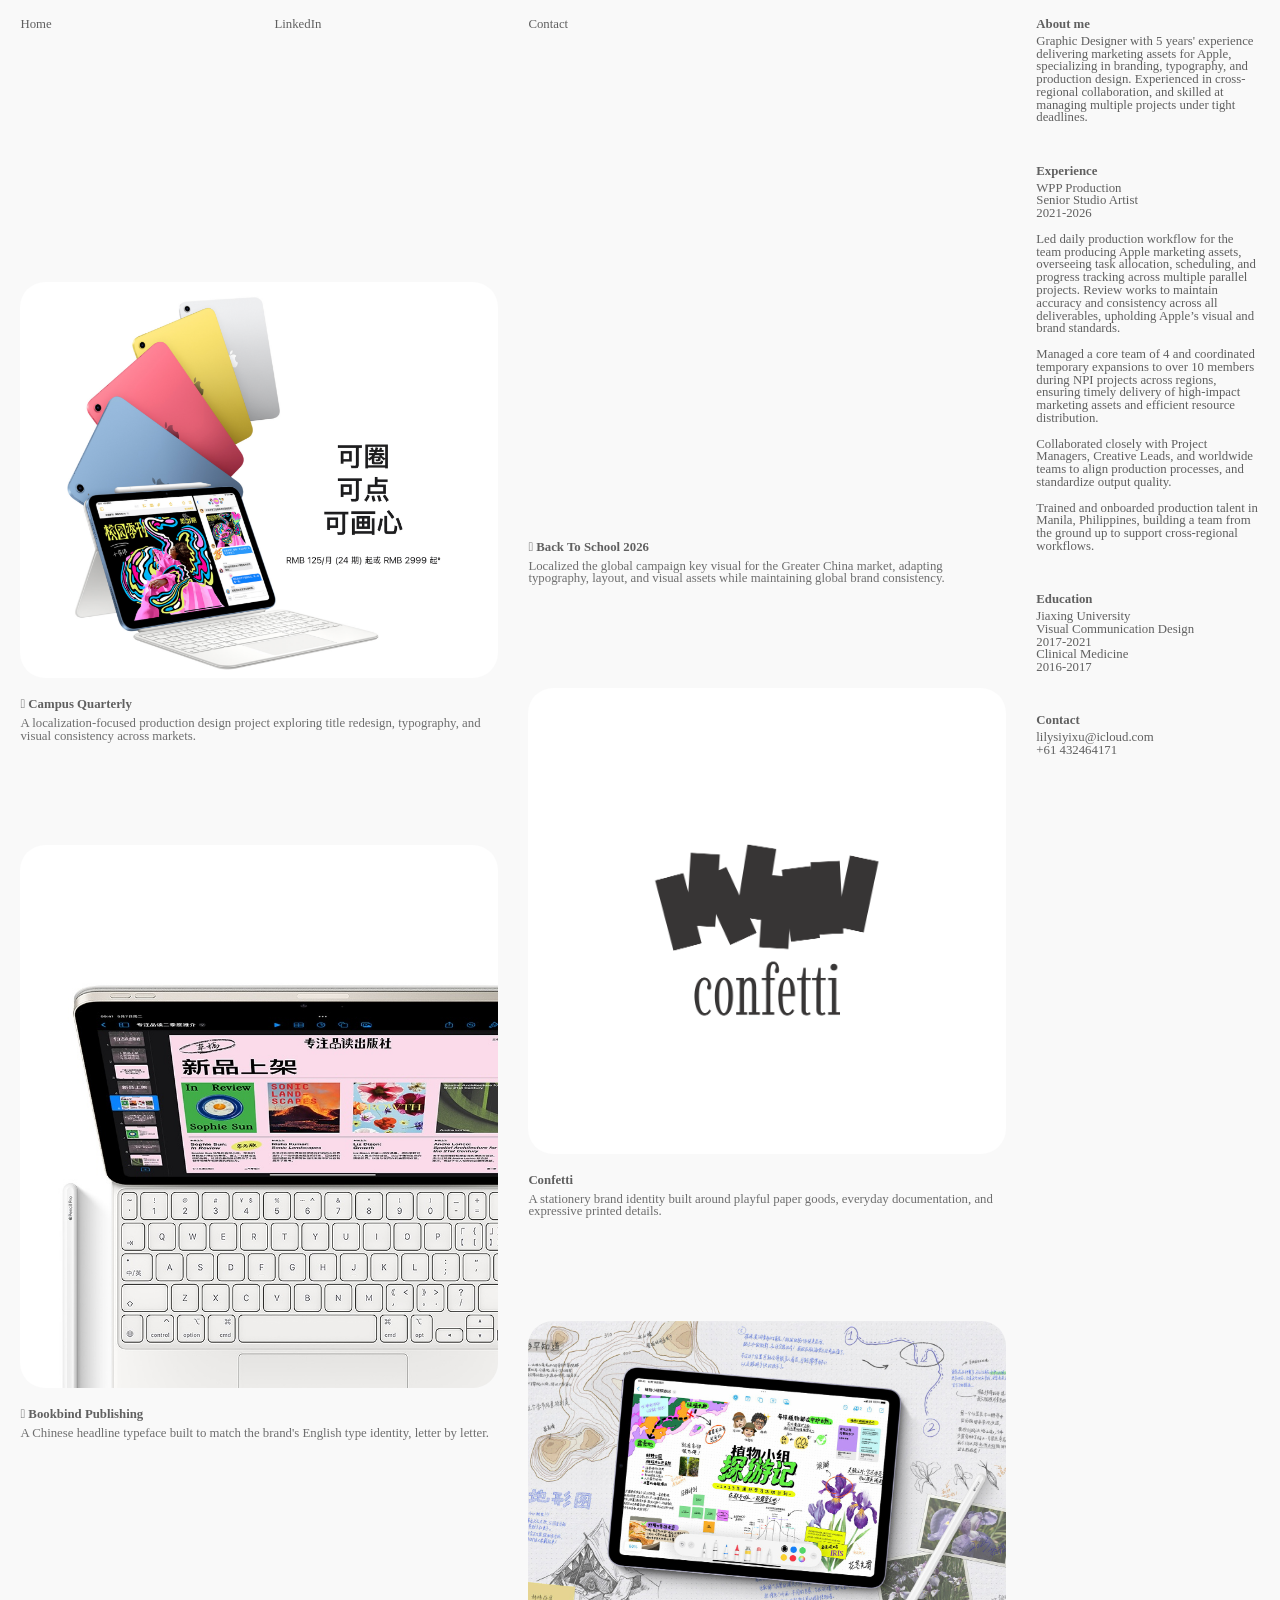
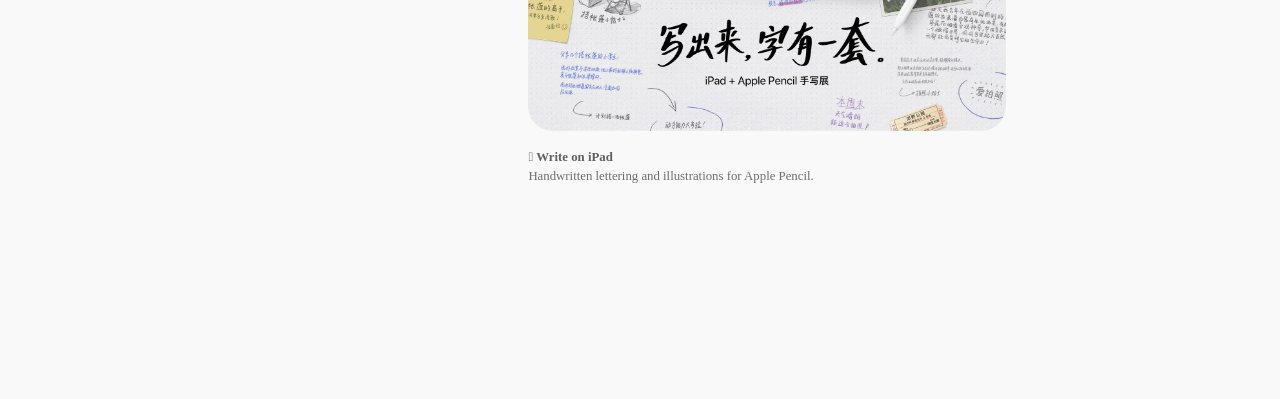
<file: index.html>
<!doctype html>
<html lang="en-US">
  <head>
    <meta charset="utf-8">
    <meta name="viewport" content="width=device-width, initial-scale=1">
    <title>Lily Xu</title>
    <link rel="stylesheet" href="styles.css">
  </head>
  <body class="home-page">
    <main class="portfolio-cover">
      <nav class="cover-projects" aria-label="navigator">
        <div class="navigator"><a href="index.html">Home</a></div>
        <!-- <a href="projects.html">Projects</a> -->
        <div class="navigator"><a href="https://www.linkedin.com/in/lily-x-2b1ba5213" target="_blank" rel="noopener noreferrer">LinkedIn</a></div>
        <div class="navigator"><a href="mailto:lilysiyixu@icloud.com">Contact</a></div>
      </nav>

      <!--<section class="Hi-Lily" >
        <p>Hi, this is Lily</p>

      </seetion>
     -->

      <section class="project-previews" aria-label="project previews">
        <div class="preview-stack">


          <article class="preview-card reveal-on-scroll">
            <a class="preview-image" href="project-campus-quarterly.html" aria-label="Open Campus Quarterly project">
              <img src="image/Campus Quarterly-preview.png">
            </a>
            <div class="preview-copy">
              <h2><a href="project-campus-quarterly.html"> Campus Quarterly</a></h2>
              <p>
                A localization-focused production design project exploring title redesign, typography, and visual consistency across markets.
              </p>
            </div>
          </article>

          <article class="preview-card reveal-on-scroll">
            <a class="preview-image" href="project-bookbind-publishing.html" aria-label="Open Bookbind Publishing project">
              <img src="image/Bookbind Q2-preview-02.jpeg">
            
            </a>
            <div class="preview-copy">
              <h2><a href="project-bookbind-publishing.html"> Bookbind Publishing</a></h2>
              <p>
                A Chinese headline typeface built to match the brand's English type identity, letter by letter.
              </p>
            </div>
          </article>
        </div>

        <div class="preview-stack">
          <article class="preview-card reveal-on-scroll">
            <a class="preview-image" href="project-back-to-school.html" aria-label="Open Back To School project">
              <video autoplay muted loop playsinline src="Video/iPadPro11-2420x1668-zh_CN-BTS-SS-H265-v02-2.mp4">
            </a>
            <div class="preview-copy">
              <h2><a href="project-back-to-school.html"> Back To School 2026</a></h2>
              <p>
                Localized the global campaign key visual for the Greater China market, adapting typography, layout, and visual assets while maintaining global brand consistency.
              </p>
            </div>
          </article>

          <article class="preview-card reveal-on-scroll">
            <a class="preview-image" href="project-confetti.html" aria-label="Open Confetti project">
              <img src="image/Confetti-preview-2.png">
            </a>
            <div class="preview-copy">
              <h2><a href="project-confetti.html">Confetti</a></h2>
              <p>
                A stationery brand identity built around playful paper goods,
                everyday documentation, and expressive printed details.
              </p>
            </div>
          </article>

          <article class="preview-card reveal-on-scroll">
            <a class="preview-image" href="project-write-on-ipad.html" aria-label="Open Write on iPad project">
              <img src="image/WOI-preview.jpg">
            </a>
            <div class="preview-copy">
              <h2><a href="project-write-on-ipad.html"> Write on iPad</a></h2>
              <p>
                Handwritten lettering and illustrations for Apple Pencil.
              </p>
            </div>
          </article>
        </div>
      </section>

      <aside class="cover-bio" aria-label="info">
        <section class="bio-block">
          <h2><span class="marker">About me</span></h2>
          <!--<p>
            Graphic Designer with 5 years of experience in localization-driven production design.
          </p>
          <p>
            Working across global visual systems has shaped my sensitivity to structure, precision, and adaptability. Specializing in typography and brand identity, I’m drawn to creating design solutions where consistency, clarity, and local nuance coexist.
          </p>-->
          <!--<p>Graphic Designer with 5 years of experience delivering high-quality marketing assets for Apple. Experienced in branding, typography, layout, and production design, with a strong eye for visual detail and consistency. Adept at managing multiple design projects simultaneously, coordinating with cross-functional stakeholders, and optimizing creative workflows to ensure efficient delivery. Recognized for combining strong design execution with project coordination to deliver polished, brand-focused creative solutions under tight deadlines.
          </p>-->
          <p>Graphic Designer with 5 years' experience delivering marketing assets for Apple, specializing in branding, typography, and production design. Experienced in cross-regional collaboration, and skilled at managing multiple projects under tight deadlines.
          </p>
        </section>

        <section class="bio-block">
          <h2><span class="marker">Experience</span></h2>
          <p>WPP Production<br>Senior Studio Artist<br>2021-2026<br><br>Led daily production workflow for the team producing Apple marketing assets, overseeing task allocation, scheduling, and progress tracking across multiple parallel projects. Review works to maintain accuracy and consistency across all deliverables, upholding Apple’s visual and brand standards.
<br><br>Managed a core team of 4 and coordinated temporary expansions to over 10 members during NPI projects across regions, ensuring timely delivery of high-impact marketing assets and efficient resource distribution.
<br><br>Collaborated closely with Project Managers, Creative Leads, and worldwide teams to align production processes, and standardize output quality.
<br><br>Trained and onboarded production talent in Manila, Philippines, building a team from the ground up to support cross-regional workflows.
<!--<br><br>Utilize data tracking and reporting to analyze workload efficiency and support global workflow optimization initiatives.-->
</p>
        </section>

        <section class="bio-block">
          <h2><span class="marker">Education</span></h2>
          <p>
            Jiaxing University<br>
            Visual Communication Design<br>
            2017-2021<br>
            Clinical Medicine<br>
            2016-2017
          </p>
        </section>

        <section class="bio-block">
          <h2><span class="marker">Contact</span></h2>
          <p><a href="mailto:lilysiyixu@icloud.com">lilysiyixu@icloud.com</a><br>+61 432464171</p>
        </section>
      </aside>

    </main>
    <script src="script.js"></script>
  </body>
</html>
</file>
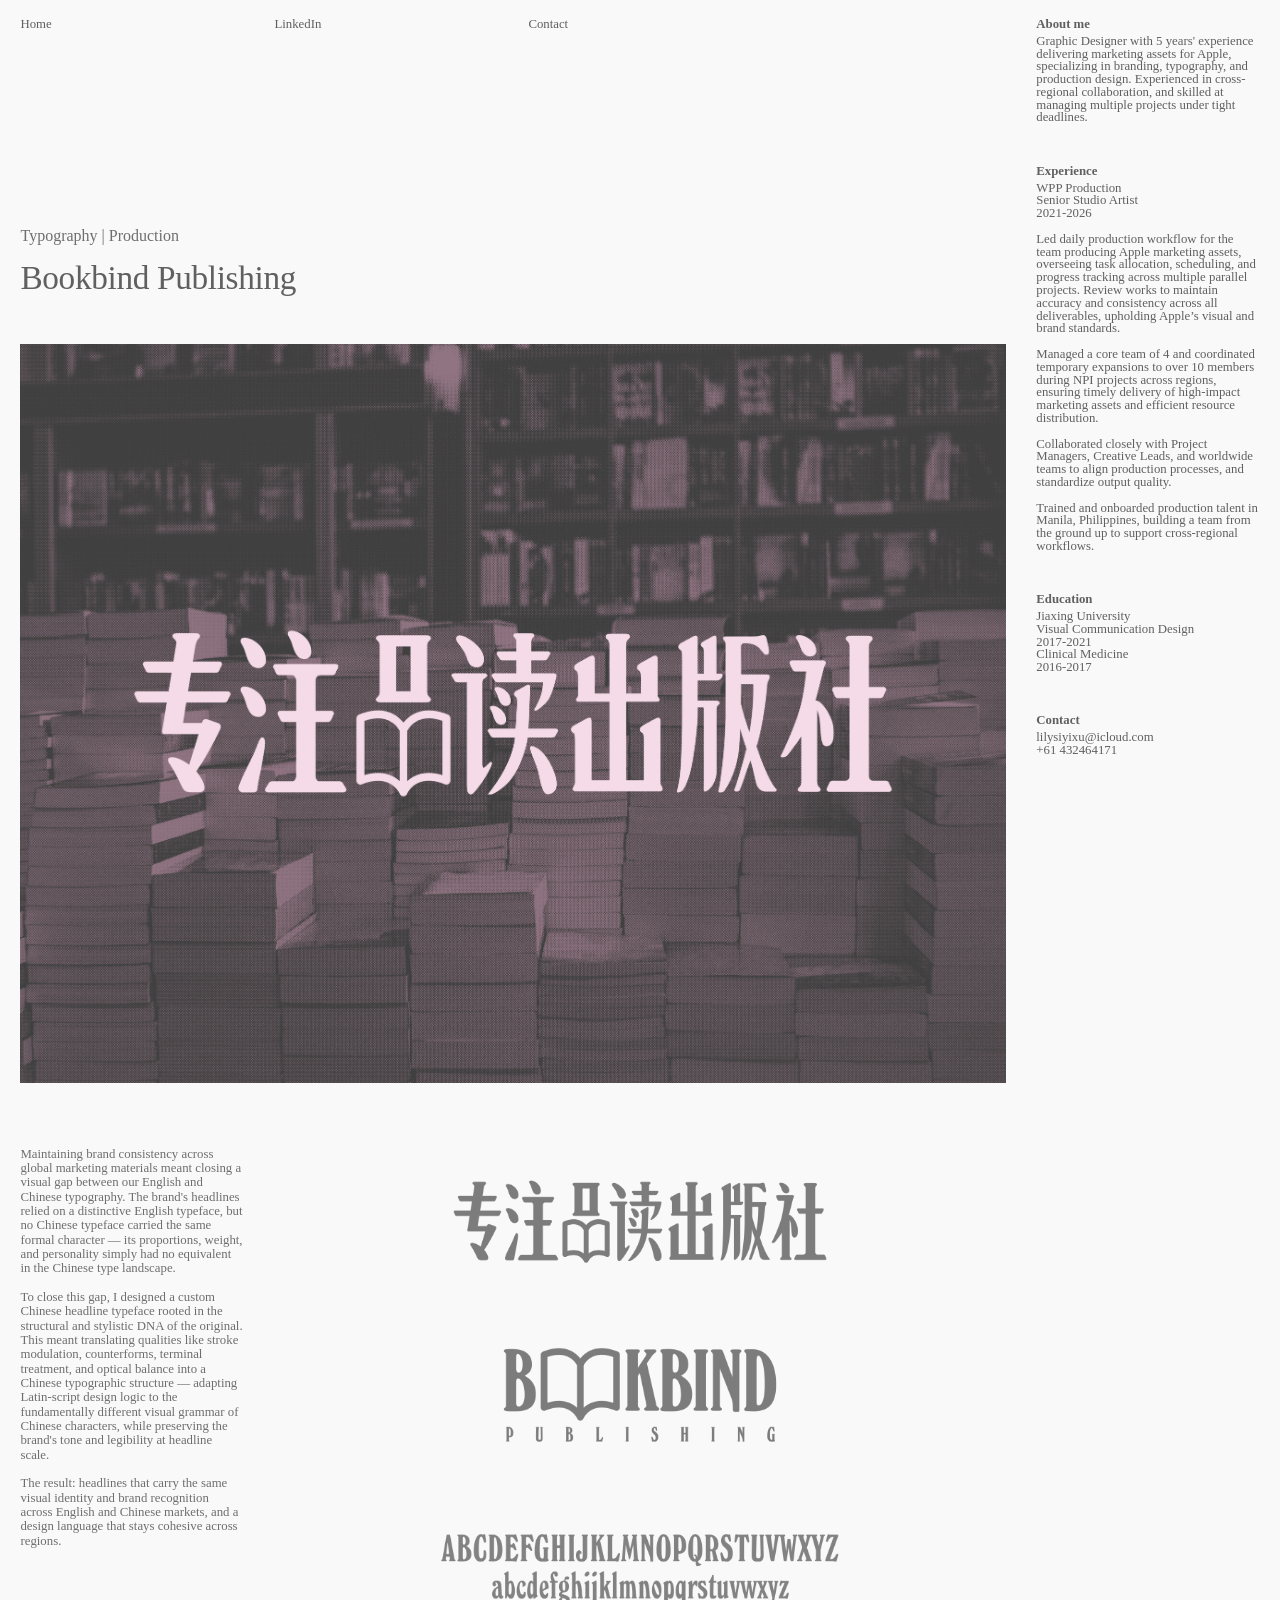
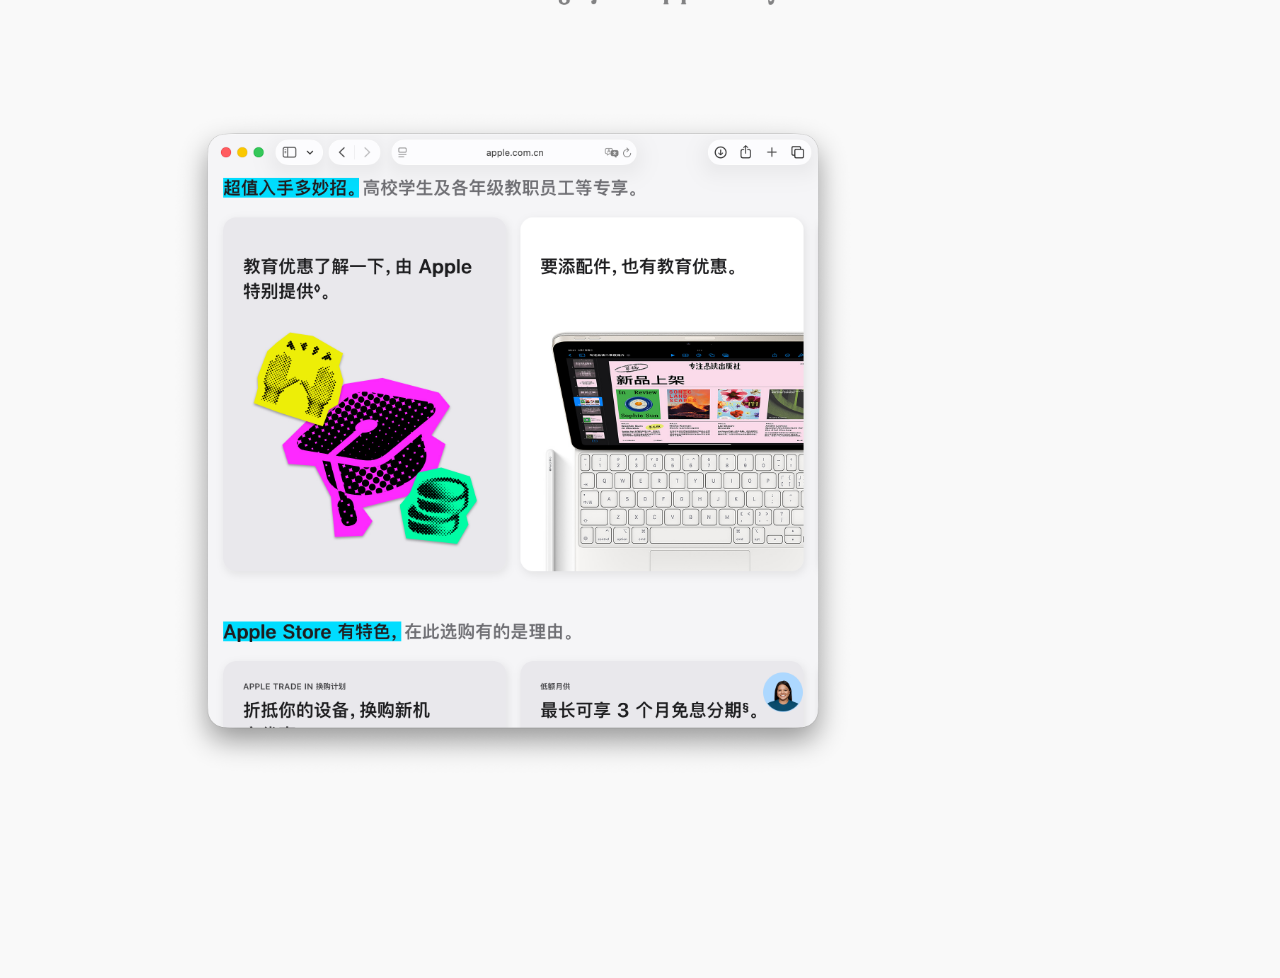
<file: project-bookbind-publishing.html>
<!doctype html>
<html lang="en-US">
  <head>
    <meta charset="utf-8">
    <meta name="viewport" content="width=device-width, initial-scale=1">
    <title>Lily Xu</title>
    <link rel="stylesheet" href="styles.css">
  </head>
  <body class="home-page">
    <main class="portfolio-cover">
      <nav class="cover-projects" aria-label="navigator">
        <div class="navigator"><a href="index.html">Home</a></div>
        <div class="navigator"><a href="https://www.linkedin.com/in/lily-x-2b1ba5213" target="_blank" rel="noopener noreferrer">LinkedIn</a></div>
        <div class="navigator"><a href="mailto:lilysiyixu@icloud.com">Contact</a></div>
      </nav>

      <article class="project-detail">
        <header class="project-detail-header">
          <p>Typography | Production</p>
          <h1>Bookbind Publishing</h1>
        </header>
        <div class="project-hero-image" aria-hidden="true">
          <img src="image/Bookbind Q2-01.jpg">
        </div>
        <section class="project-detail-copy-left">
          <p>
            Maintaining brand consistency across global marketing materials meant closing a visual gap between our English and Chinese typography. The brand's headlines relied on a distinctive English typeface, but no Chinese typeface carried the same formal character — its proportions, weight, and personality simply had no equivalent in the Chinese type landscape.
<br><br>To close this gap, I designed a custom Chinese headline typeface rooted in the structural and stylistic DNA of the original. This meant translating qualities like stroke modulation, counterforms, terminal treatment, and optical balance into a Chinese typographic structure — adapting Latin-script design logic to the fundamentally different visual grammar of Chinese characters, while preserving the brand's tone and legibility at headline scale.
<br><br>The result: headlines that carry the same visual identity and brand recognition across English and Chinese markets, and a design language that stays cohesive across regions.
          </p>
        </section>
        <div class="project-hero-image-right reveal-on-scroll" aria-hidden="true">
          <img src="image/Bookbind Publishing_CNZH.png" style="max-width: 70%; height: auto;">
        </div>
        <div class="project-hero-image reveal-on-scroll" aria-hidden="true">
          <img src="image/Bookbind Q2-INT.png" style="max-width: 70%; height: auto;">
        </div>
      </article>

      <aside class="cover-bio" aria-label="info">
        <section class="bio-block">
          <h2><span class="marker">About me</span></h2>
          <!--<p>
            Graphic Designer with 5 years of experience in localization-driven production design.
          </p>
          <p>
            Working across global visual systems has shaped my sensitivity to structure, precision, and adaptability. Specializing in typography and brand identity, I’m drawn to creating design solutions where consistency, clarity, and local nuance coexist.
          </p>-->
          <!--<p>Graphic Designer with 5 years of experience delivering high-quality marketing assets for Apple. Experienced in branding, typography, layout, and production design, with a strong eye for visual detail and consistency. Adept at managing multiple design projects simultaneously, coordinating with cross-functional stakeholders, and optimizing creative workflows to ensure efficient delivery. Recognized for combining strong design execution with project coordination to deliver polished, brand-focused creative solutions under tight deadlines.
          </p>-->
          <p>Graphic Designer with 5 years' experience delivering marketing assets for Apple, specializing in branding, typography, and production design. Experienced in cross-regional collaboration, and skilled at managing multiple projects under tight deadlines.
          </p>
        </section>

        <section class="bio-block">
          <h2><span class="marker">Experience</span></h2>
          <p>WPP Production<br>Senior Studio Artist<br>2021-2026<br><br>Led daily production workflow for the team producing Apple marketing assets, overseeing task allocation, scheduling, and progress tracking across multiple parallel projects. Review works to maintain accuracy and consistency across all deliverables, upholding Apple’s visual and brand standards.
<br><br>Managed a core team of 4 and coordinated temporary expansions to over 10 members during NPI projects across regions, ensuring timely delivery of high-impact marketing assets and efficient resource distribution.
<br><br>Collaborated closely with Project Managers, Creative Leads, and worldwide teams to align production processes, and standardize output quality.
<br><br>Trained and onboarded production talent in Manila, Philippines, building a team from the ground up to support cross-regional workflows.
<!--<br><br>Utilize data tracking and reporting to analyze workload efficiency and support global workflow optimization initiatives.-->
</p>
        </section>

        <section class="bio-block">
          <h2><span class="marker">Education</span></h2>
          <p>
            Jiaxing University<br>
            Visual Communication Design<br>
            2017-2021<br>
            Clinical Medicine<br>
            2016-2017
          </p>
        </section>

        <section class="bio-block">
          <h2><span class="marker">Contact</span></h2>
          <p><a href="mailto:lilysiyixu@icloud.com">lilysiyixu@icloud.com</a><br>+61 432464171</p>
        </section>
      </aside>
    </main>
    <script src="script.js"></script>
  </body>
</html>
</file>
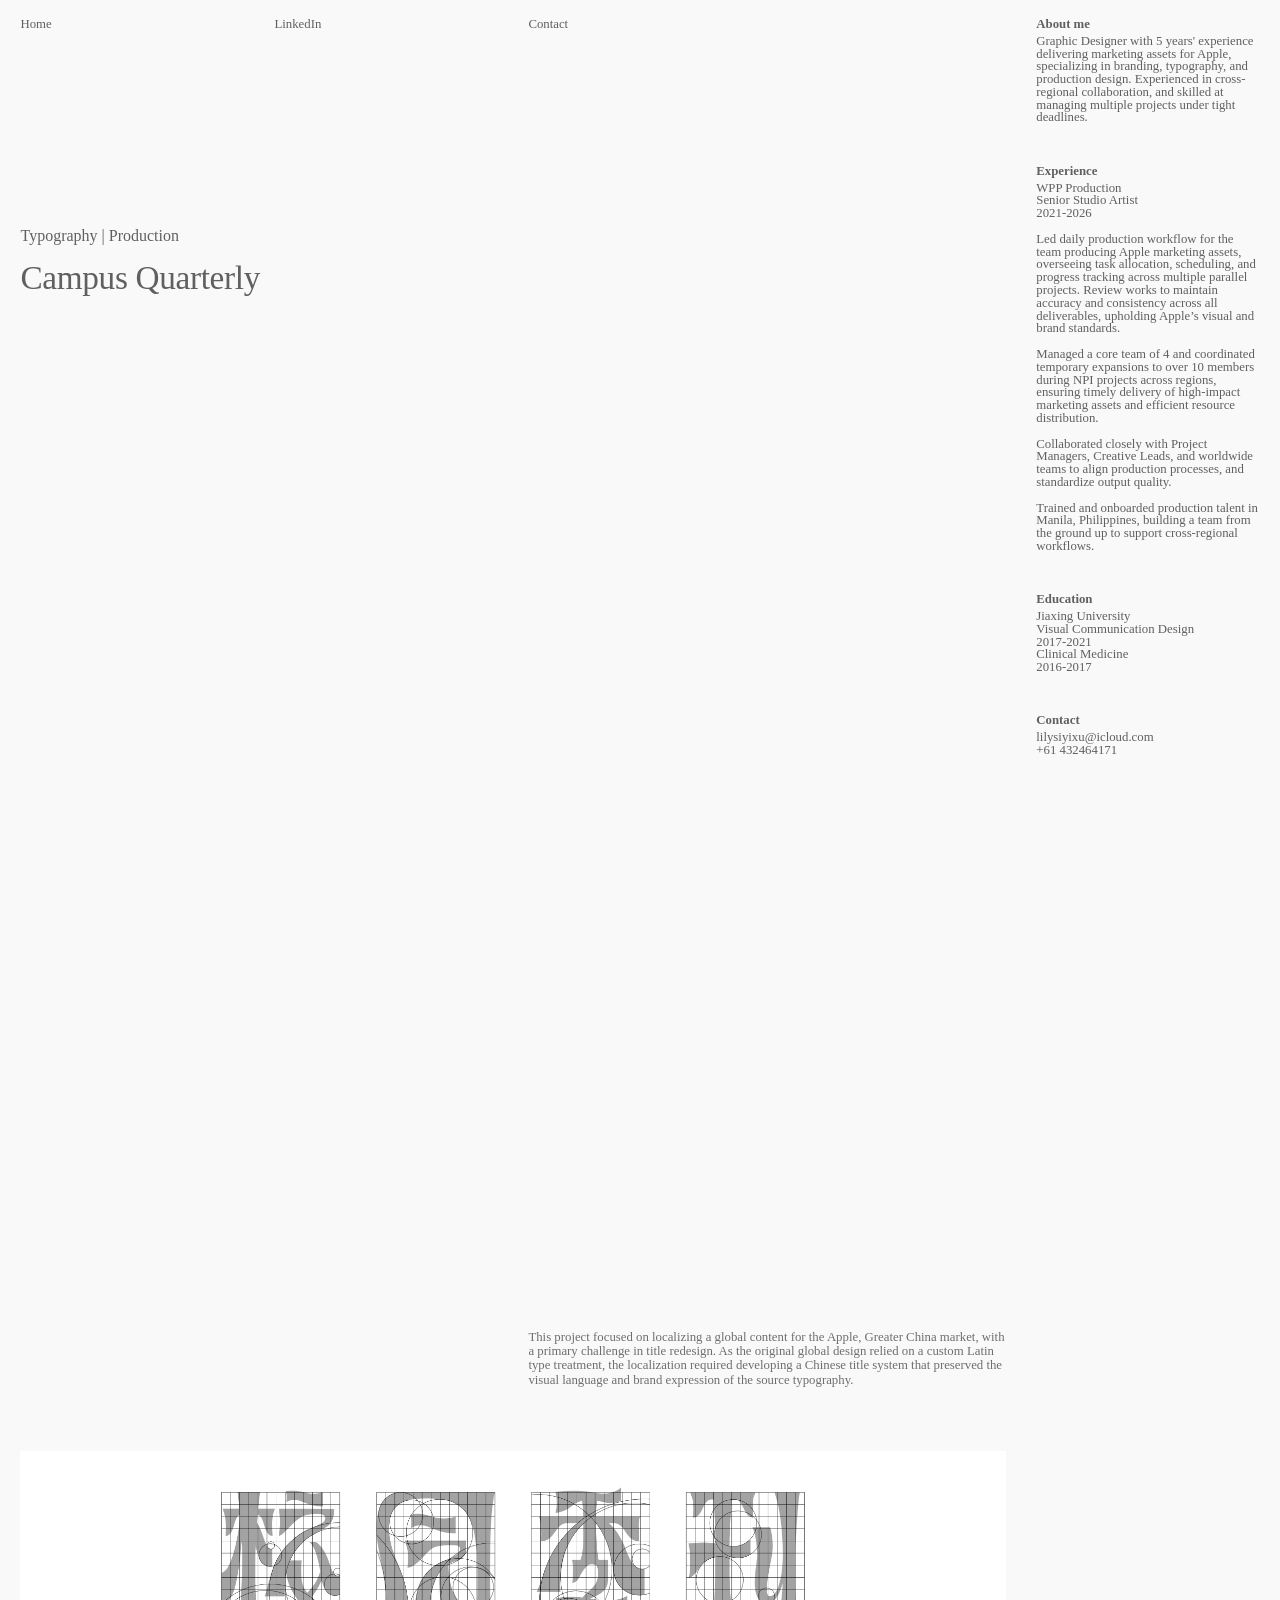
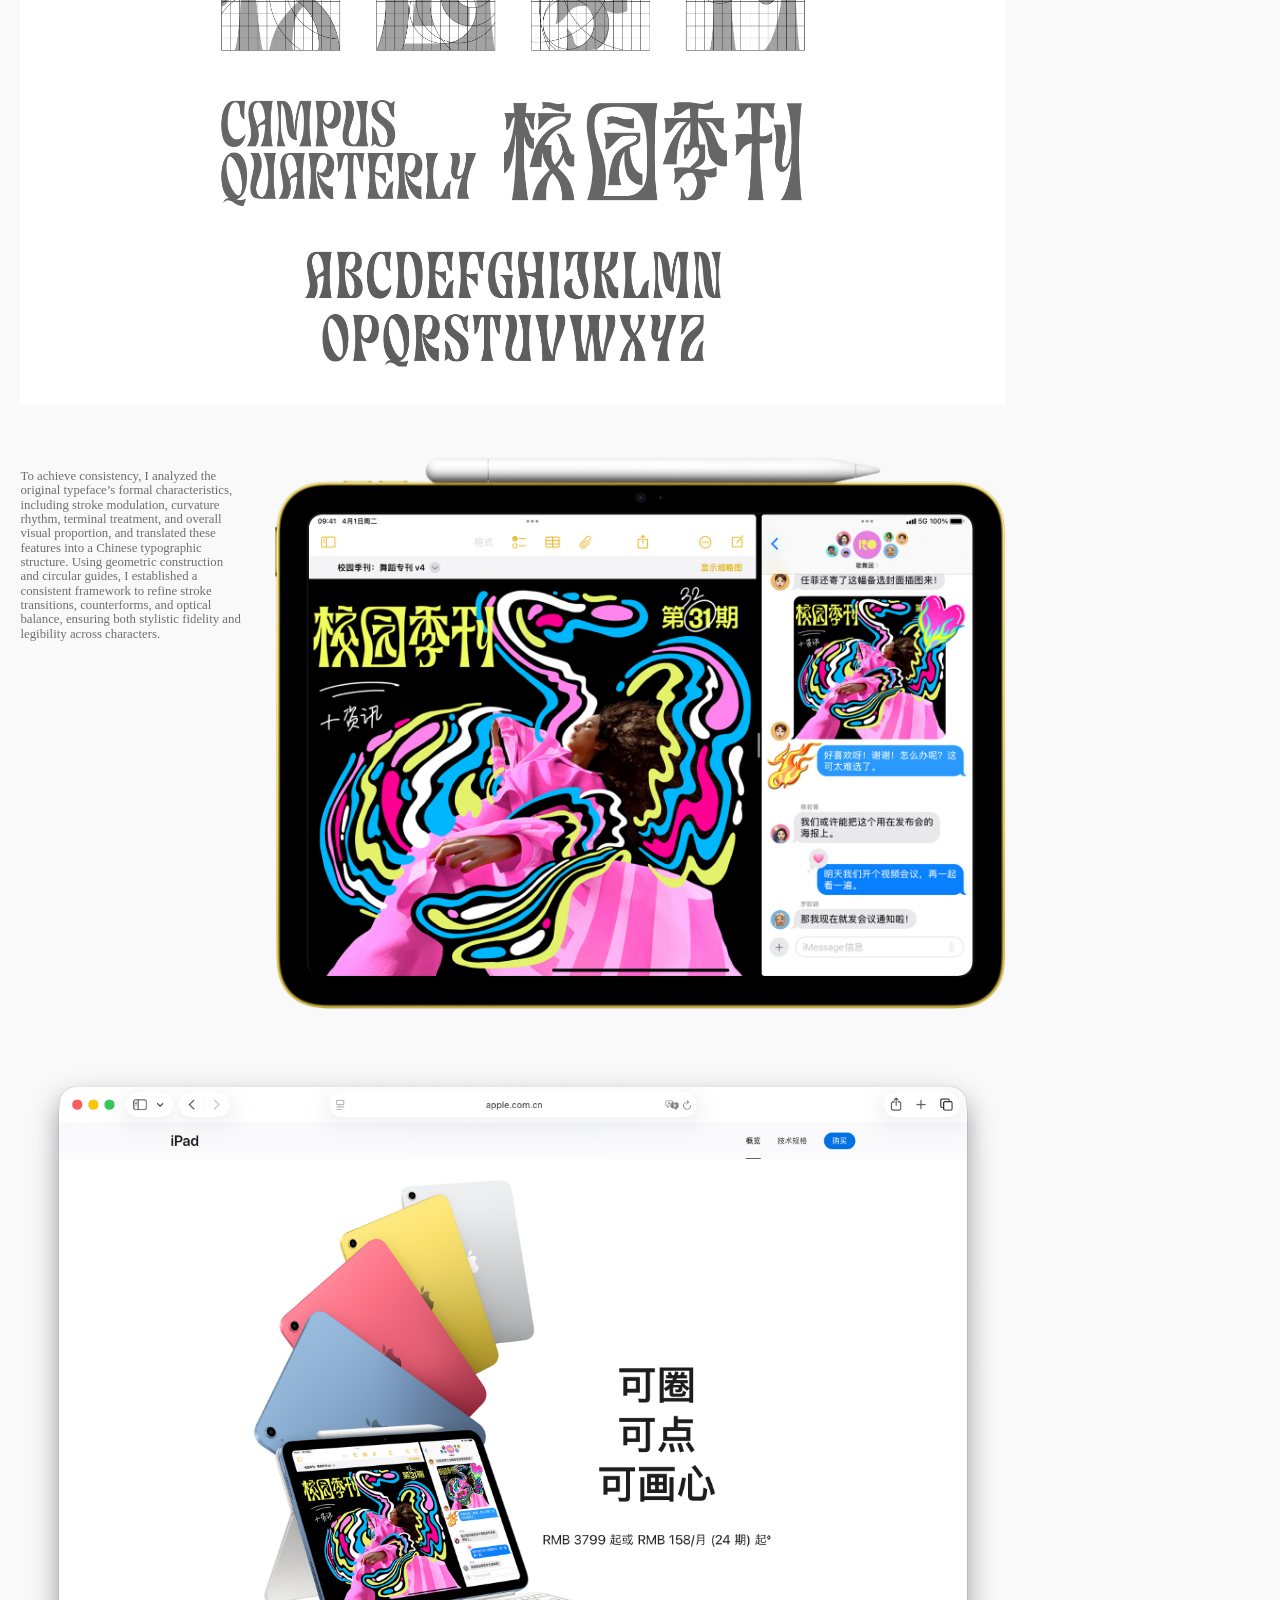
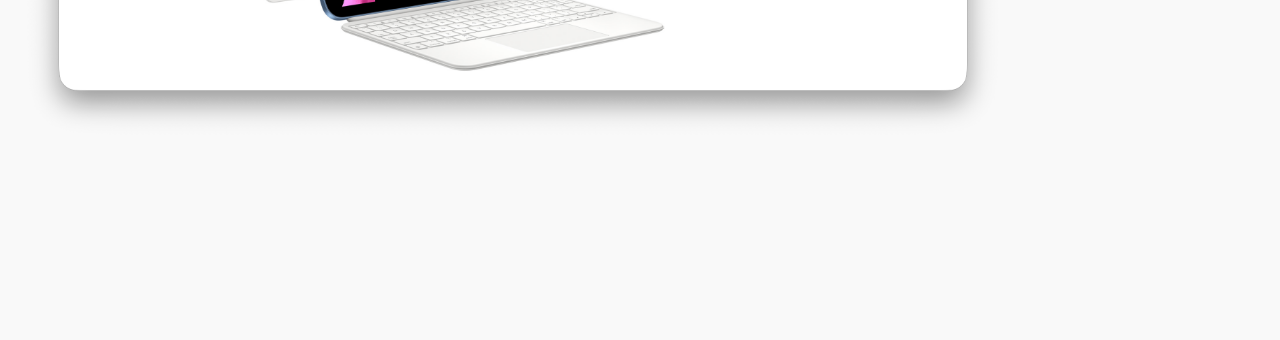
<file: project-campus-quarterly.html>
<!doctype html>
<html lang="en-US">
  <head>
    <meta charset="utf-8">
    <meta name="viewport" content="width=device-width, initial-scale=1">
    <title>Lily Xu</title>
    <link rel="stylesheet" href="styles.css">
  </head>
  <body class="home-page">
    <main class="portfolio-cover">
      <nav class="cover-projects" aria-label="navigator">
        <div class="navigator"><a href="index.html">Home</a></div>
        <div class="navigator"><a href="https://www.linkedin.com/in/lily-x-2b1ba5213" target="_blank" rel="noopener noreferrer">LinkedIn</a></div>
        <div class="navigator"><a href="mailto:lilysiyixu@icloud.com">Contact</a></div>
      </nav>

      <article class="project-detail">
        <header class="project-detail-header">
          <a href="https://web.archive.org/web/20260718030952/https://www.apple.com.cn/ipad-11/">Typography | Production</a>
          <h1>Campus Quarterly</h1> 
        </header>
          <!-- <div class="project-hero-image" aria-hidden="true">
          <img src="image/Campus Quarterly-01.png" alt="project-campus-quarterly">
        </div> -->
        <div class="project-video" aria-hiden="true">
          <video  autoplay muted playsinline src="Video/Compus Quarterly-vid-01.mov">
          </video>
        </div>
        <!--<div class="project-hero-image reveal-on-scroll" aria-hidden="true">
          <img src="image/Campus Quarterly-001.jpeg" alt="Typography" >
        </div>-->
        <section class="project-detail-copy-right reveal-on-scroll">
          <p>
            This project focused on localizing a global content for the Apple, Greater China market, with a primary challenge in title redesign. As the original global design relied on a custom Latin type treatment, the localization required developing a Chinese title system that preserved the visual language and brand expression of the source typography.
          </p>
        </section>

        <div class="project-hero-image reveal-on-scroll" aria-hidden="true">
          <img src="image/Campus Quarterly-02-3.jpeg" alt="Typography">
        </div>

        <section class="project-detail-copy-left reveal-on-scroll">
          <p>
           To achieve consistency, I analyzed the original typeface’s formal characteristics, including stroke modulation, curvature rhythm, terminal treatment, and overall visual proportion, and translated these features into a Chinese typographic structure. Using geometric construction and circular guides, I established a consistent framework to refine stroke transitions, counterforms, and optical balance, ensuring both stylistic fidelity and legibility across characters.
          </p>
        </section>
        <div class="project-hero-image-right reveal-on-scroll" aria-hidden="true">
          <img src="image/Campus Quarterly-03.png" alt="On-iPad">
        </div>
        <div class="project-hero-image reveal-on-scroll" aria-hidden="true">
          <img src="image/Campus Quarterly-05.png" alt="On-iPad">
        </div>
      </article>

      <aside class="cover-bio" aria-label="info">
        <section class="bio-block">
          <h2><span class="marker">About me</span></h2>
          <!--<p>
            Graphic Designer with 5 years of experience in localization-driven production design.
          </p>
          <p>
            Working across global visual systems has shaped my sensitivity to structure, precision, and adaptability. Specializing in typography and brand identity, I’m drawn to creating design solutions where consistency, clarity, and local nuance coexist.
          </p>-->
          <!--<p>Graphic Designer with 5 years of experience delivering high-quality marketing assets for Apple. Experienced in branding, typography, layout, and production design, with a strong eye for visual detail and consistency. Adept at managing multiple design projects simultaneously, coordinating with cross-functional stakeholders, and optimizing creative workflows to ensure efficient delivery. Recognized for combining strong design execution with project coordination to deliver polished, brand-focused creative solutions under tight deadlines.
          </p>-->
          <p>Graphic Designer with 5 years' experience delivering marketing assets for Apple, specializing in branding, typography, and production design. Experienced in cross-regional collaboration, and skilled at managing multiple projects under tight deadlines.
          </p>
        </section>

        <section class="bio-block">
          <h2><span class="marker">Experience</span></h2>
          <p>WPP Production<br>Senior Studio Artist<br>2021-2026<br><br>Led daily production workflow for the team producing Apple marketing assets, overseeing task allocation, scheduling, and progress tracking across multiple parallel projects. Review works to maintain accuracy and consistency across all deliverables, upholding Apple’s visual and brand standards.
<br><br>Managed a core team of 4 and coordinated temporary expansions to over 10 members during NPI projects across regions, ensuring timely delivery of high-impact marketing assets and efficient resource distribution.
<br><br>Collaborated closely with Project Managers, Creative Leads, and worldwide teams to align production processes, and standardize output quality.
<br><br>Trained and onboarded production talent in Manila, Philippines, building a team from the ground up to support cross-regional workflows.
<!--<br><br>Utilize data tracking and reporting to analyze workload efficiency and support global workflow optimization initiatives.-->
</p>
        </section>

        <section class="bio-block">
          <h2><span class="marker">Education</span></h2>
          <p>
            Jiaxing University<br>
            Visual Communication Design<br>
            2017-2021<br>
            Clinical Medicine<br>
            2016-2017
          </p>
        </section>

        <section class="bio-block">
          <h2><span class="marker">Contact</span></h2>
          <p><a href="mailto:lilysiyixu@icloud.com">lilysiyixu@icloud.com</a><br>+61 432464171</p>
        </section>
      </aside>
    </main>
    <script src="script.js"></script>
  </body>
</html>
</file>
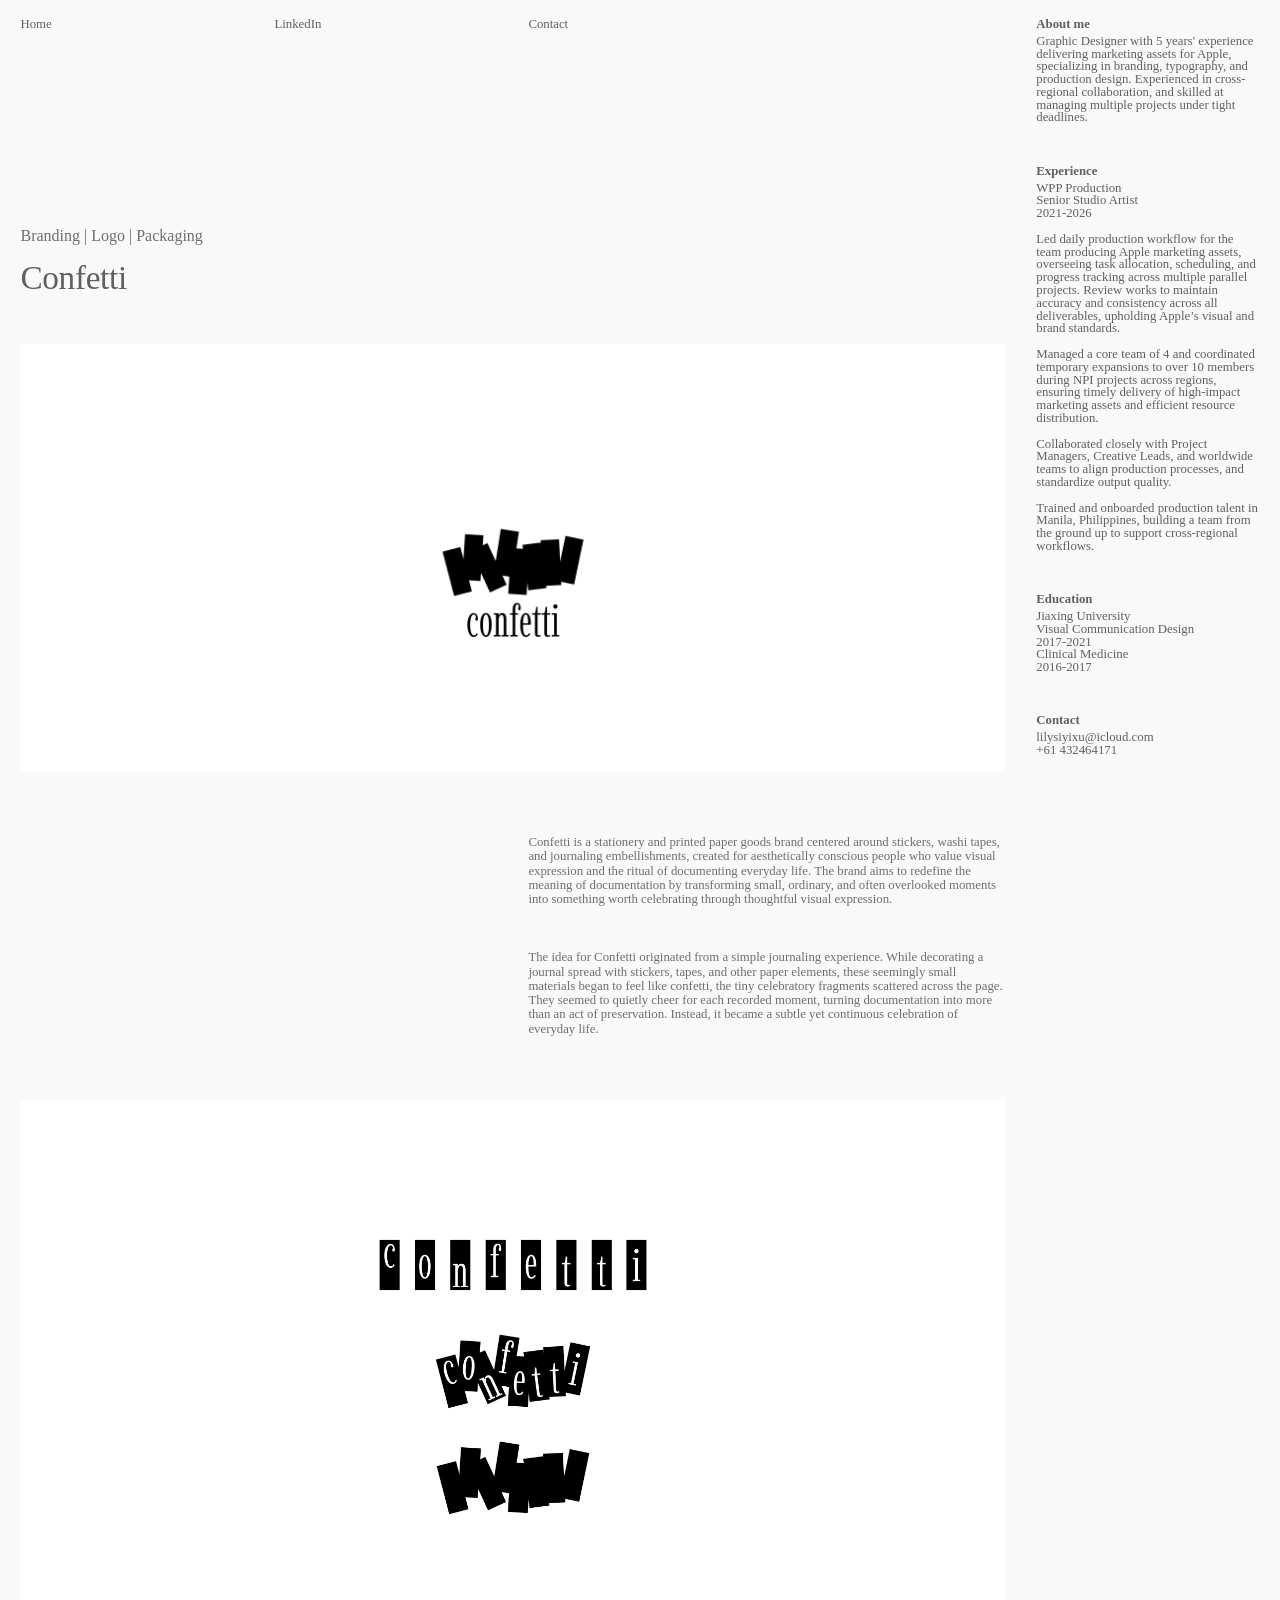
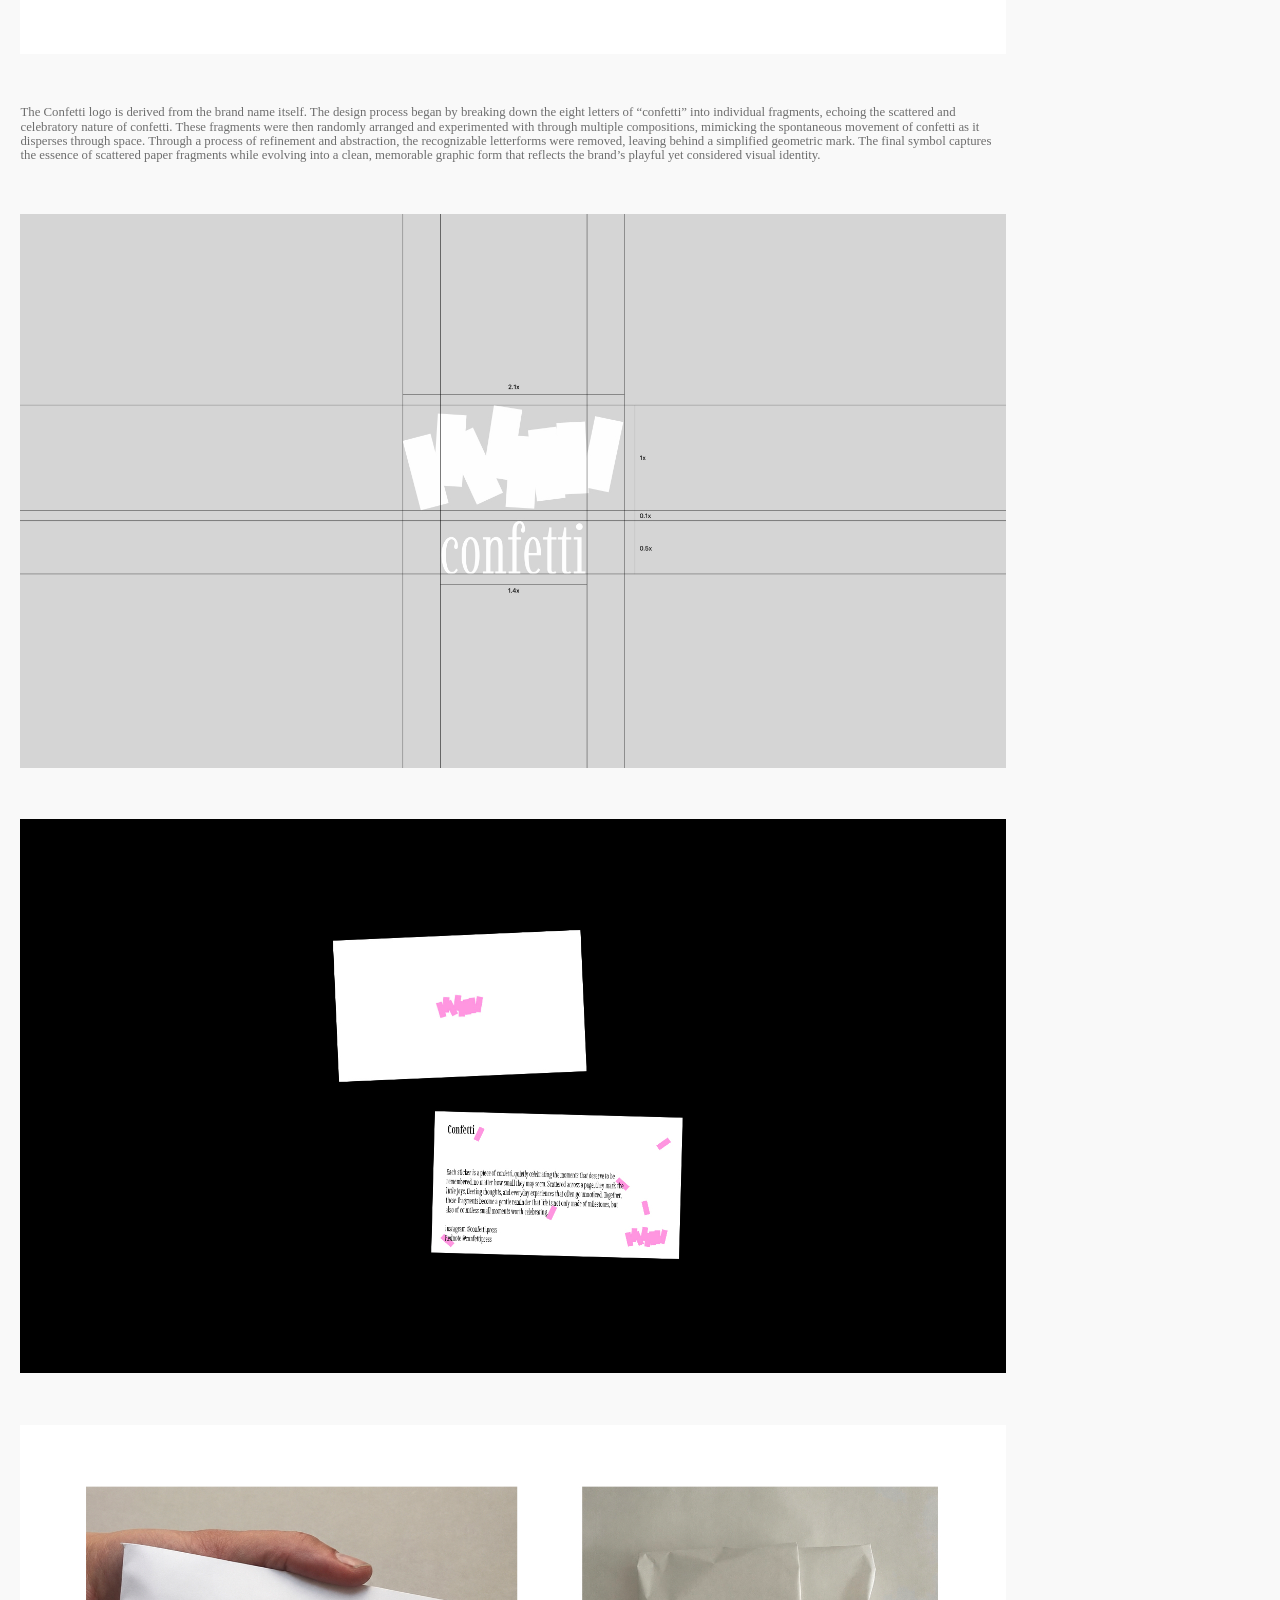
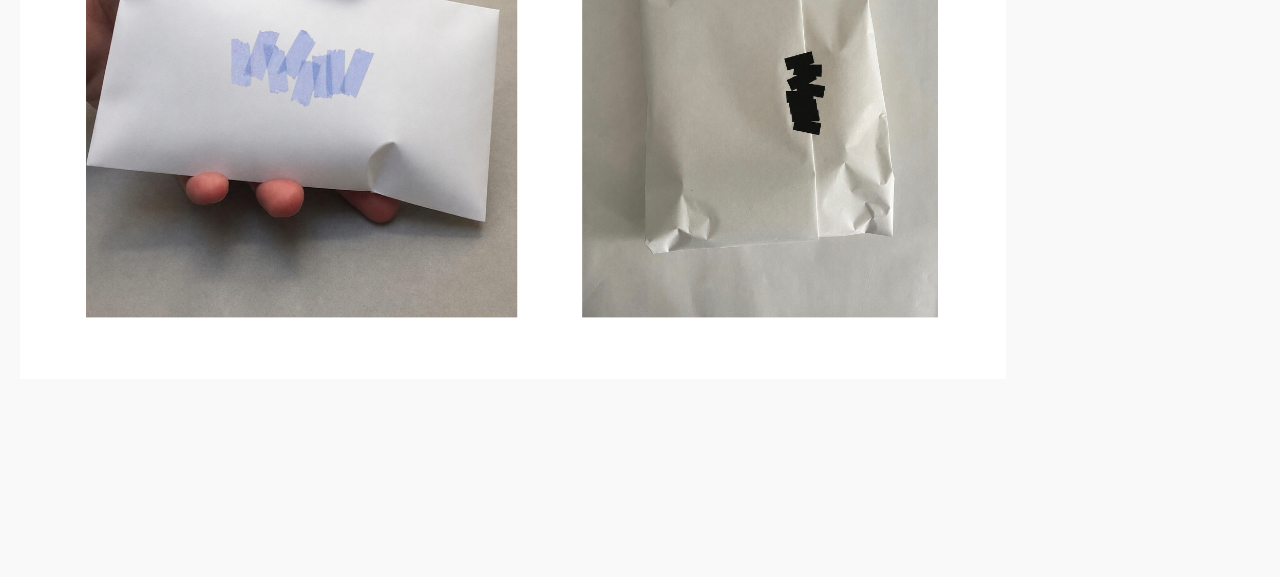
<file: project-confetti.html>
<!doctype html>
<html lang="en-US">
  <head>
    <meta charset="utf-8">
    <meta name="viewport" content="width=device-width, initial-scale=1">
    <title>Lily Xu</title>
    <link rel="stylesheet" href="styles.css">
  </head>
  <body class="home-page">
    <main class="portfolio-cover">
      <nav class="cover-projects" aria-label="navigator">
        <a href="index.html">Home</a>
        <!-- <a href="projects.html">Projects</a> -->
        <a href="#">LinkedIn</a>
        <a href="mailto:lilysiyixu@icloud.com">Contact</a>
      </nav>

      <article class="project-detail">
        <header class="project-detail-header">
          <p>Branding | Logo | Packaging</p>
          <h1>Confetti</h1>
        </header>
          <!-- <div class="project-hero-image" aria-hidden="true">
          <img src="image/Campus Quarterly-01.png" alt="project-campus-quarterly">
        </div> -->
        <div class="project-hero-image" aria-hideen="true">
          <img src="image/Confetti-01.png" alt="Confetti Logo">
        </div>
        <section class="project-detail-copy-right reveal-on-scroll">
          <p>
            Confetti is a stationery and printed paper goods brand centered around stickers, washi tapes, and journaling embellishments, created for aesthetically conscious people who value visual expression and the ritual of documenting everyday life. The brand aims to redefine the meaning of documentation by transforming small, ordinary, and often overlooked moments into something worth celebrating through thoughtful visual expression.
          </p>
          <p>
            The idea for Confetti originated from a simple journaling experience. While decorating a journal spread with stickers, tapes, and other paper elements, these seemingly small materials began to feel like confetti, the tiny celebratory fragments scattered across the page. They seemed to quietly cheer for each recorded moment, turning documentation into more than an act of preservation. Instead, it became a subtle yet continuous celebration of everyday life.
          </p>
        </section>
        <div class="project-hero-image reveal-on-scroll" aria-hidden="true">
          <img src="image/Confetti-02.jpeg" alt="logo design">
        </div>
        <section class="project-detail-copy reveal-on-scroll">
          <p>
           The Confetti logo is derived from the brand name itself. The design process began by breaking down the eight letters of “confetti” into individual fragments, echoing the scattered and celebratory nature of confetti. These fragments were then randomly arranged and experimented with through multiple compositions, mimicking the spontaneous movement of confetti as it disperses through space. Through a process of refinement and abstraction, the recognizable letterforms were removed, leaving behind a simplified geometric mark. The final symbol captures the essence of scattered paper fragments while evolving into a clean, memorable graphic form that reflects the brand’s playful yet considered visual identity.
          </p>
          </section>
        <div class="project-hero-image reveal-on-scroll" aria-hidden="true">
          <img src="image/Confetti-03.001.jpeg" alt="Logo">
        </div>
        <div class="project-hero-image reveal-on-scroll" aria-hidden="true">
          <img src="image/Confetti-04.jpeg" alt="Logo">
        </div>
        <div class="project-hero-image reveal-on-scroll" aria-hidden="true">
          <img src="image/Confetti-05.jpeg" alt="Logo">
        </div>
      
      </article>

      <aside class="cover-bio" aria-label="info">
        <section class="bio-block">
          <h2><span class="marker">About me</span></h2>
          <!--<p>
            Graphic Designer with 5 years of experience in localization-driven production design.
          </p>
          <p>
            Working across global visual systems has shaped my sensitivity to structure, precision, and adaptability. Specializing in typography and brand identity, I’m drawn to creating design solutions where consistency, clarity, and local nuance coexist.
          </p>-->
          <!--<p>Graphic Designer with 5 years of experience delivering high-quality marketing assets for Apple. Experienced in branding, typography, layout, and production design, with a strong eye for visual detail and consistency. Adept at managing multiple design projects simultaneously, coordinating with cross-functional stakeholders, and optimizing creative workflows to ensure efficient delivery. Recognized for combining strong design execution with project coordination to deliver polished, brand-focused creative solutions under tight deadlines.
          </p>-->
          <p>Graphic Designer with 5 years' experience delivering marketing assets for Apple, specializing in branding, typography, and production design. Experienced in cross-regional collaboration, and skilled at managing multiple projects under tight deadlines.
          </p>
        </section>

        <section class="bio-block">
          <h2><span class="marker">Experience</span></h2>
          <p>WPP Production<br>Senior Studio Artist<br>2021-2026<br><br>Led daily production workflow for the team producing Apple marketing assets, overseeing task allocation, scheduling, and progress tracking across multiple parallel projects. Review works to maintain accuracy and consistency across all deliverables, upholding Apple’s visual and brand standards.
<br><br>Managed a core team of 4 and coordinated temporary expansions to over 10 members during NPI projects across regions, ensuring timely delivery of high-impact marketing assets and efficient resource distribution.
<br><br>Collaborated closely with Project Managers, Creative Leads, and worldwide teams to align production processes, and standardize output quality.
<br><br>Trained and onboarded production talent in Manila, Philippines, building a team from the ground up to support cross-regional workflows.
<!--<br><br>Utilize data tracking and reporting to analyze workload efficiency and support global workflow optimization initiatives.-->
</p>
        </section>

        <section class="bio-block">
          <h2><span class="marker">Education</span></h2>
          <p>
            Jiaxing University<br>
            Visual Communication Design<br>
            2017-2021<br>
            Clinical Medicine<br>
            2016-2017
          </p>
        </section>

        <section class="bio-block">
          <h2><span class="marker">Contact</span></h2>
          <p><a href="mailto:lilysiyixu@icloud.com">lilysiyixu@icloud.com</a><br>+61 432464171</p>
        </section>
      </aside>
    </main>
    <script src="script.js"></script>
  </body>
</html>
</file>
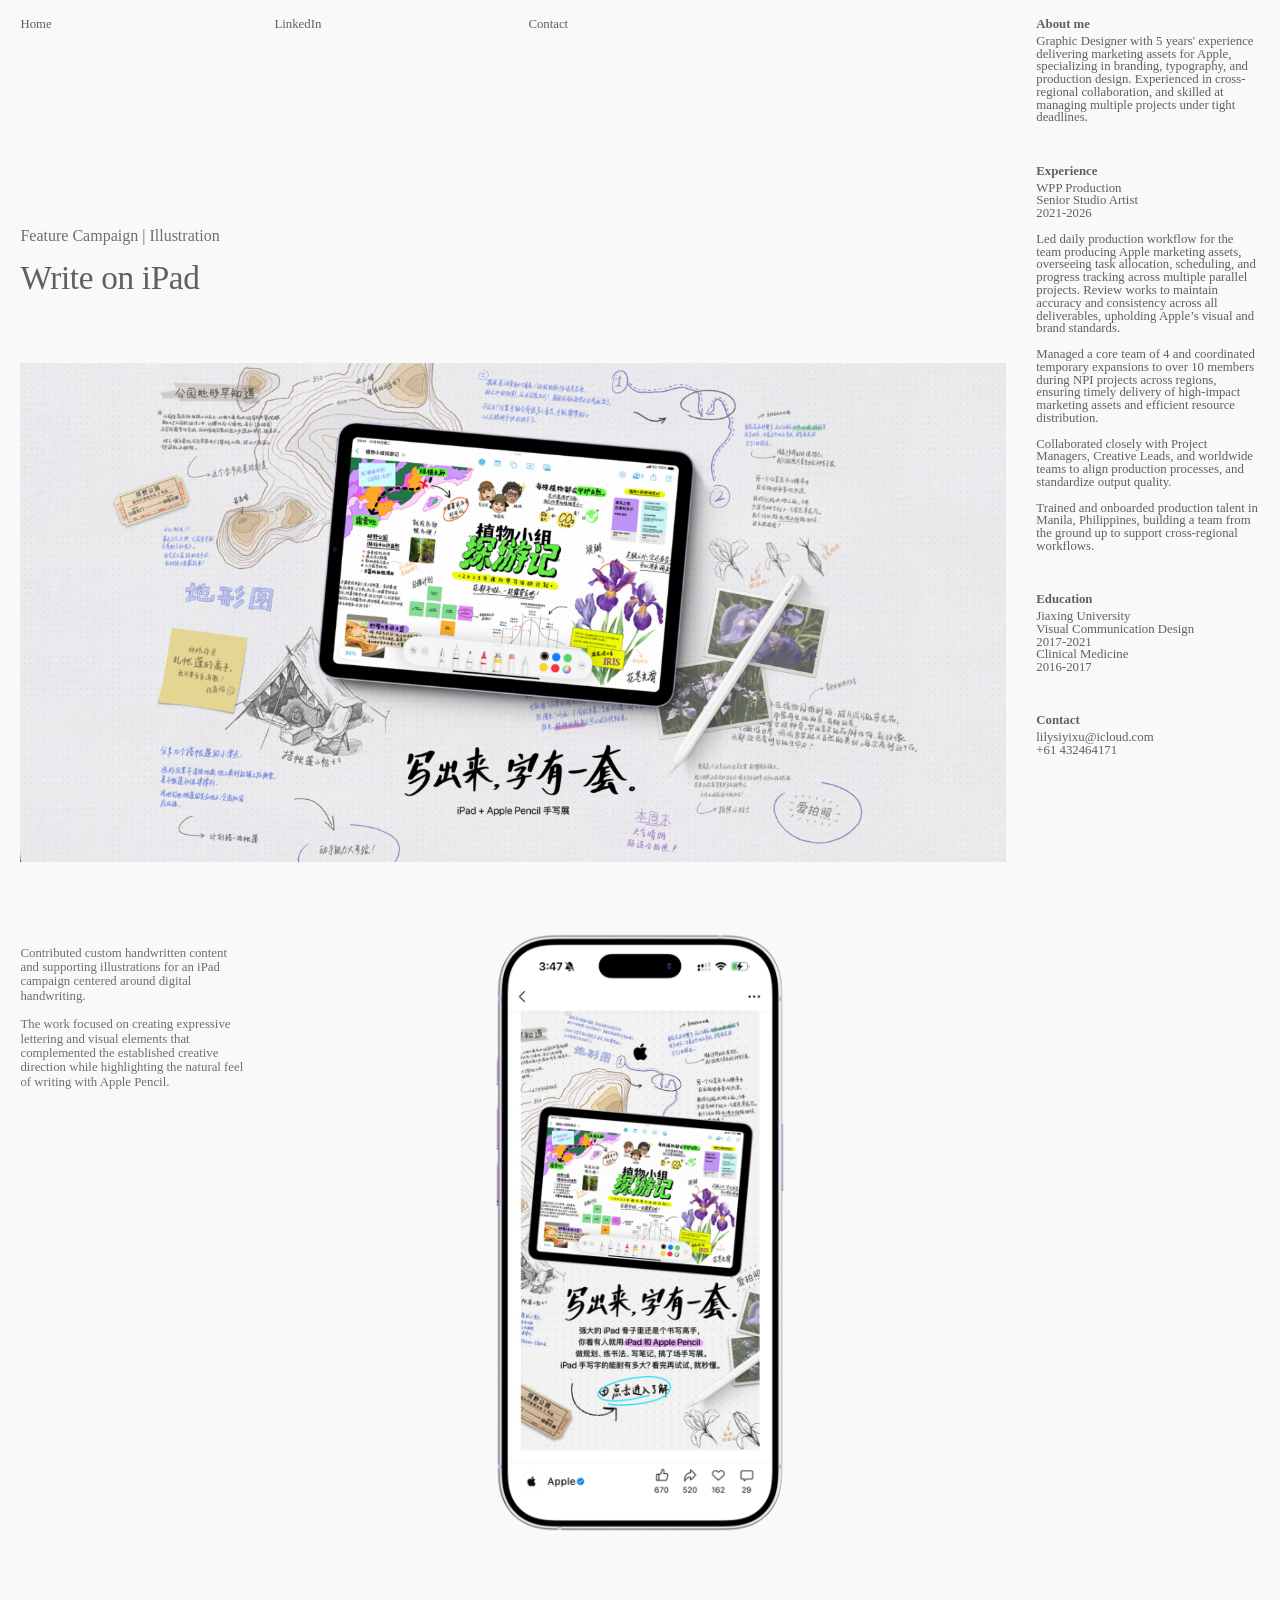
<file: project-write-on-ipad.html>
<!doctype html>
<html lang="en-US">
  <head>
    <meta charset="utf-8">
    <meta name="viewport" content="width=device-width, initial-scale=1">
    <title>Lily Xu</title>
    <link rel="stylesheet" href="styles.css">
  </head>
  <body class="home-page">
    <main class="portfolio-cover">
      <nav class="cover-projects" aria-label="navigator">
        <div class="navigator"><a href="index.html">Home</a></div>
        <div class="navigator"><a href="https://www.linkedin.com/in/lily-x-2b1ba5213" target="_blank" rel="noopener noreferrer">LinkedIn</a></div>
        <div class="navigator"><a href="mailto:lilysiyixu@icloud.com">Contact</a></div>
      </nav>

      <article class="project-detail">
        <header class="project-detail-header">
          <p>Feature Campaign | Illustration</p>
          <h1>Write on iPad</h1>
        </header>
        <div class="project-hero-image project-hero-image-short" aria-hidden="true">
          <img src="image/WOI-01.png">
        </div>


        <section class="project-detail-copy-left">
          <p>
            Contributed custom handwritten content and supporting illustrations for an iPad campaign centered around digital handwriting. 
            <br><br>The work focused on creating expressive lettering and visual elements that complemented the established creative direction while highlighting the natural feel of writing with Apple Pencil.
          </p>
        </section>
        <div class="project-hero-image-right reveal-on-scroll" aria-hidden="true">
          <img src="image/WOI-iPhone17-02.png" alt="On-iPhone" style="max-width: 40%; height: auto;">
        </div>
        <section class="project-detail-copy">
          <!--<p>
            The project focuses on maintaining visual clarity across screen,
            social, and production environments while adapting to local nuance.
          </p>-->
        </section>

      </article>

      <aside class="cover-bio" aria-label="info">
        <section class="bio-block">
          <h2><span class="marker">About me</span></h2>
          <!--<p>
            Graphic Designer with 5 years of experience in localization-driven production design.
          </p>
          <p>
            Working across global visual systems has shaped my sensitivity to structure, precision, and adaptability. Specializing in typography and brand identity, I’m drawn to creating design solutions where consistency, clarity, and local nuance coexist.
          </p>-->
          <!--<p>Graphic Designer with 5 years of experience delivering high-quality marketing assets for Apple. Experienced in branding, typography, layout, and production design, with a strong eye for visual detail and consistency. Adept at managing multiple design projects simultaneously, coordinating with cross-functional stakeholders, and optimizing creative workflows to ensure efficient delivery. Recognized for combining strong design execution with project coordination to deliver polished, brand-focused creative solutions under tight deadlines.
          </p>-->
          <p>Graphic Designer with 5 years' experience delivering marketing assets for Apple, specializing in branding, typography, and production design. Experienced in cross-regional collaboration, and skilled at managing multiple projects under tight deadlines.
          </p>
        </section>

        <section class="bio-block">
          <h2><span class="marker">Experience</span></h2>
          <p>WPP Production<br>Senior Studio Artist<br>2021-2026<br><br>Led daily production workflow for the team producing Apple marketing assets, overseeing task allocation, scheduling, and progress tracking across multiple parallel projects. Review works to maintain accuracy and consistency across all deliverables, upholding Apple’s visual and brand standards.
<br><br>Managed a core team of 4 and coordinated temporary expansions to over 10 members during NPI projects across regions, ensuring timely delivery of high-impact marketing assets and efficient resource distribution.
<br><br>Collaborated closely with Project Managers, Creative Leads, and worldwide teams to align production processes, and standardize output quality.
<br><br>Trained and onboarded production talent in Manila, Philippines, building a team from the ground up to support cross-regional workflows.
<!--<br><br>Utilize data tracking and reporting to analyze workload efficiency and support global workflow optimization initiatives.-->
</p>
        </section>

        <section class="bio-block">
          <h2><span class="marker">Education</span></h2>
          <p>
            Jiaxing University<br>
            Visual Communication Design<br>
            2017-2021<br>
            Clinical Medicine<br>
            2016-2017
          </p>
        </section>

        <section class="bio-block">
          <h2><span class="marker">Contact</span></h2>
          <p><a href="mailto:lilysiyixu@icloud.com">lilysiyixu@icloud.com</a><br>+61 432464171</p>
        </section>
      </aside>
    </main>
    <script src="script.js"></script>
  </body>
</html>
</file>
<file: styles.css>
:root {
  --bg: #f9f9f9f1;
  --ink: #606060;
  --muted: #6e6e6e;
  --line: #d7d7d2;
  --panel: #efefea;
  --highlight: #00dbe7;
  --max: 1240px;
}

* {
  box-sizing: border-box;
}

html {
  font-size: 16px;
}


@font-face {
  font-family: 'Fraunces';
  src: url(Fonts/Fraunces/Fraunces-VariableFont_SOFT\,WONK\,opsz\,wght.ttf) format('truetype');
  font-weight: normal;
  font-style: normal;
}

body {
  margin: 0;
  background: var(--bg);
  color: var(--ink);
  /*font-family: Inter, "Helvetica Neue", Arial, "PingFang SC", "Microsoft YaHei", sans-serif;*/
  font-family: 'RobotoMono', 'Helvetica Neue';
  font-weight: 400;
  line-height: 1;
  cursor: url('image/cursor-snail.png') 4 4, auto;
}

a {
  color: inherit;
  text-decoration: none;
}

.reveal-on-scroll {
  opacity: 0;
  transform: translateY(24px);
  transition: opacity 0.8s ease, transform 0.8s ease;
}

.reveal-on-scroll.is-visible {
  opacity: 1;
  transform: translateY(0);
}

.home-page {
  min-height: 100vh;
  overflow-x: hidden;
}

.hi-lily {
  grid-column: 1/5;
  font-size: clamp(3rem, 8vw, 5rem);

}
.portfolio-cover {
  position: relative;
  display: grid;
  grid-template-columns: repeat(5, minmax(0, 1fr));
  grid-template-rows: auto 1fr;
  column-gap: clamp(22px, 2.4vw, 46px);
  min-height: 100vh;
  padding: clamp(14px, 1.4vw, 24px) clamp(18px, 1.6vw, 30px);
 
}

.cover-projects {
  display: contents;
  font-size: clamp(0.78rem, 1vw, 2rem);
  line-height: 0.96;
}

.cover-projects a {
  align-self: start;
  position: sticky;
  top: clamp(14px, 1.4vw, 24px);
  z-index: 2;
}

.navigator {
  position: sticky;
  top: clamp(14px, 1.4vw, 24px);
  z-index: 2;
}

.navigator a:hover,
.cover-bio a:hover,
.preview-copy a:hover {
  color: #d7d7d2;
}

.cover-bio {
  grid-column: 5;
  grid-row: 1 / 3;
  align-self: start;
  position: sticky;
  top: clamp(14px, 1.4vw, 24px);
  display: grid;
  gap: clamp(34px, 4.5vh, 68px);
  padding-top: 0;
  padding-bottom: clamp(120px, 22vh, 240px);
}

.project-previews {
  grid-column: 1 / 5;
  grid-row: 2;
  display: grid;
  grid-template-columns: repeat(4, minmax(0, 1fr));
  column-gap: clamp(22px, 2.4vw, 46px);
  row-gap: clamp(46px, 8vw, 120px);
  align-items: start;
  align-self: start;
  padding-top: clamp(120px, 28vh, 280px);
  padding-bottom: clamp(120px, 22vh, 240px);


}

.preview-stack {
  display: grid;
  gap: clamp(46px, 8vw, 120px);
}

.preview-stack:nth-child(1) {
  grid-column: 1 / 3;
}

.preview-stack:nth-child(2) {
  grid-column: 3 / 5;
}


.preview-image {
  min-height: 220px;
  border-radius: 25px;
  overflow: hidden;
  /*height: clamp(300px, 46vw, 680px);*/
  display: grid;
  place-items: center;
  color: rgba(0, 0, 0, 0.34);
  font-size: clamp(3rem, 8vw, 9rem);
  line-height: 1;
  margin-bottom: 20px;
  transition: transform 0.6s cubic-bezier(0.25, 0.1, 0.25, 1);
}
.preview-image img,
.preview-image video {
  width: 100%;
  height: 100%;
  object-fit: contain;
  overflow: hidden;
}

.preview-image:hover {
  background:
    linear-gradient(90deg, rgba(0, 0, 0, 0.1) 1px, transparent 1px),
    linear-gradient(rgba(0, 0, 0, 0.1) 1px, transparent 1px),
    #e4e4df;
  transform: scale(1.02);
  
}

/*.preview-stack:nth-child(1) .preview-card:nth-child(2) .preview-image {
  height: clamp(360px, 52vw, 780px);
}

.preview-stack:nth-child(2) .preview-card:nth-child(1) .preview-image {
  height: clamp(420px, 58vw, 860px);
}

.preview-stack:nth-child(2) .preview-card:nth-child(2) .preview-image {
  height: clamp(280px, 38vw, 620px);
}
*/
.preview-copy h2,
.preview-copy p {
  margin: 0;
  font-size: clamp(0.78rem, 1vw, 2rem);
  line-height: 1;
}

.preview-copy h2 {
  /*font-family: 'Fraunces', "Helvetica Neue", Arial, "PingFang SC", "Microsoft YaHei", sans-serif;*/
;
}

.preview-copy p {
  margin-top: 6px;
  color: var(--muted);
}

.project-detail {
  display: block;
  grid-column: 1 / 5;
  grid-row: 2;
  display: grid;
  grid-template-columns: repeat(4, minmax(0, 1fr));
  column-gap: clamp(22px, 2.4vw, 46px);
  row-gap: clamp(24px, 4vw, 72px);
  align-self: start;
  padding-top: clamp(120px, 22vh, 220px);
  padding-bottom: clamp(120px, 20vh, 220px);
}

.project-detail-header {
  grid-column: 1 / 5;
}

.project-detail-header p,
.project-detail-header h1,
.project-detail-copy p {
  margin: 0;
}

.project-detail-header p {
  color: var(--muted);
  font-size: clamp(1rem, 1vw, 2rem);
  line-height: 1;
}

.project-detail-header h1 {
  margin-top: 20px;
  max-width: 980px;
  font-size: clamp(2rem, 2.6vw, 12rem);
  font-weight: 400;
  letter-spacing: -0.01em;
  line-height: 0.86;
}

.project-hero-image {
  grid-column: 1 / 5;
  min-height: 360px;
  /* height: clamp(480px, 58vw, 960px);*/
  display: grid;
  place-items: start center;
  background: transparent;
  /*background:
    linear-gradient(90deg, rgba(0, 0, 0, 0.08) 1px, transparent 1px),
    linear-gradient(rgba(0, 0, 0, 0.08) 1px, transparent 1px),
    var(--panel);
  background-size: 22px 22px;*/
  color: rgba(0, 0, 0, 0.34);
  font-size: clamp(4rem, 12vw, 14rem);
  line-height: 1;
}
.project-hero-image img,
.project-hero-image video {
  width: 100%;
  height: 100%;
  object-fit: contain; 
}

.project-hero-image-right {
  grid-column: 2 / 5;
  min-height: 360px;
  /* height: clamp(480px, 58vw, 960px);*/
  display: grid;
  place-items: center;
  color: rgba(0, 0, 0, 0.34);
  font-size: clamp(4rem, 12vw, 14rem);
  line-height: 1;
}

.project-hero-image-right img,
.project-hero-image-left-small img {
  width: 100%;
  height: 100%;
  object-fit: contain;
}

.project-hero-image-right-tall {
  grid-column: 3 / 5;
  min-height: 360px;
  /* height: clamp(480px, 58vw, 960px);*/
  display: grid;
  place-items: center;
  color: rgba(0, 0, 0, 0.34);
  font-size: clamp(4rem, 12vw, 14rem);
  line-height: 1;
}

.project-hero-image-right-tall img {
  width: 100%;
  height: 100%;
  object-fit: contain; 
}

.project-hero-image-tall {
  height: clamp(620px, 72vw, 1180px);
  overflow: hidden;
}

.project-hero-image-short {
  height: clamp(360px, 42vw, 720px);
  overflow: hidden;
}

.project-hero-image-left-small {
  grid-column: 1 / 3;
  min-height: 360px;
  /* height: clamp(480px, 58vw, 960px);*/
  display: grid;
  place-items: center;
  color: rgba(0, 0, 0, 0.34);
  font-size: clamp(4rem, 12vw, 14rem);
  line-height: 1;
}

.project-hero-image-right-small {
  grid-column: 3 / 5;
  min-height: 360px;
  /* height: clamp(480px, 58vw, 960px);*/
  display: grid;
  place-items: center;
  color: rgba(0, 0, 0, 0.34);
  font-size: clamp(4rem, 12vw, 14rem);
  line-height: 1;
}

.project-hero-image-right-small img {
  width: 100%;
  height: 100%;
  object-fit: contain; 
}


.project-hero-image-left-small {
  grid-column: 1 / 3;
  min-height: 360px;
  /* height: clamp(480px, 58vw, 960px);*/
  display: grid;
  place-items: center;
  color: rgba(0, 0, 0, 0.34);
  font-size: clamp(4rem, 12vw, 14rem);
  line-height: 1;
}

.project-video {
  grid-column: 1 / 5;
  min-height: 360px;
  height: clamp(620px, 72vw, 1180px);
  overflow: hidden;

}
.project-video video {
  display: block;
  width: 100%;
  /*height: 100%;*/
  object-fit: contain;
  /*border-radius: 25px;*/
  overflow: hidden;
}

.project-detail-copy {
  grid-column: 1 / 5;
  display: grid;
  gap: 18px;
  color: var(--muted);
}

.project-detail-copy p {
  font-size: clamp(0.78rem, 1vw, 2rem);
  line-height: 1.12;
}

.project-detail-copy-right {
  grid-column: 3 / 5;
  display: grid;
  gap: 18px;
  color: var(--muted);
}


.project-detail-copy-right p {
  font-size: clamp(0.78rem, 1vw, 2rem);
  line-height: 1.12;
}

.project-detail-copy-left {
  grid-column: 1 / 2;
  display: grid;
  gap: 18px;
  color: var(--muted);
}
.project-detail-copy-left p {
  font-size: clamp(0.78rem, 1vw, 2rem);
  line-height: 1.12;
}

.bio-block h2,
.bio-block p {
  margin: 0;
}

.bio-block h2 {
  /*font-family: 'Fraunces', "Helvetica Neue", Arial, "PingFang SC", "Microsoft YaHei", sans-serif;*/
  font-size: clamp(0.78rem, 1vw, 2rem);
  line-height: 1;
}

.bio-block p {
  margin-top: 4px;
  font-size: clamp(0.78rem, 1vw, 2rem);
  line-height: 1;
}

.bio-intro p {
  margin-top: 0;
}

.bio-intro p + p {
  margin-top: 30px;
}

.marker {
  display: inline;
  padding: 0 px;
  /*background: var(--highlight);*/
  box-decoration-break: clone;
  -webkit-box-decoration-break: clone;
}

.site-header,
.site-footer,
.section {
  width: min(calc(100% - 40px), var(--max));
  margin-inline: auto;
}

.site-header {
  display: flex;
  align-items: center;
  justify-content: space-between;
  min-height: 88px;
  border-bottom: 1px solid var(--line);
}

.brand {
  font-size: 1rem;
}

.site-nav {
  display: flex;
  gap: clamp(20px, 4vw, 48px);
  color: var(--muted);
  font-size: 1rem;
}

.site-nav a {
  padding-block: 8px;
}

.site-nav a[aria-current="page"],
.site-nav a:hover {
  color: var(--ink);
}

.hero {
  min-height: calc(100vh - 168px);
  display: grid;
  align-content: center;
  padding-block: 96px;
}

.hero-meta,
.eyebrow,
.project-kicker {
  color: var(--muted);
  font-size: 0.78rem;
  letter-spacing: 0.08em;
  text-transform: uppercase;
  line-height: 1.2;
}

.hero h1,
.page-title h1,
.about-layout h1 {
  max-width: 980px;
  margin: 18px 0 0;
  font-size: clamp(3rem, 9vw, 8.6rem);
  font-weight: 800;
  line-height: 0.98;
  letter-spacing: -0.055em;
}

.hero p {
  max-width: 660px;
  margin: 36px 0 0 auto;
  color: var(--muted);
  font-size: clamp(1rem, 1.8vw, 1.25rem);
  line-height: 1.2;
}

.intro-grid,
.about-layout {
  display: grid;
  grid-template-columns: minmax(0, 1fr) minmax(280px, 420px);
  gap: clamp(40px, 8vw, 120px);
  padding-block: 72px;
  border-top: 1px solid var(--line);
}

.intro-grid h2 {
  max-width: 720px;
  margin: 12px 0 0;
  font-size: clamp(1.75rem, 4vw, 4rem);
  font-weight: 800;
  line-height: 1.08;
}

.text-link {
  align-self: end;
  justify-self: end;
  border-bottom: 1px solid currentColor;
  font-size: 0.95rem;
  line-height: 1.2;
}

.page-title {
  padding-block: 80px 56px;
}

.project-list {
  display: grid;
  gap: 1px;
  padding-bottom: 96px;
  border-top: 1px solid var(--line);
}

.project-card {
  display: grid;
  grid-template-columns: minmax(260px, 42%) minmax(0, 1fr);
  gap: clamp(28px, 5vw, 72px);
  padding-block: 44px;
  border-bottom: 1px solid var(--line);
}

.project-media {
  aspect-ratio: 4 / 3;
  display: grid;
  place-items: center;
  background:
    linear-gradient(90deg, rgba(17, 17, 17, 0.08) 1px, transparent 1px),
    linear-gradient(rgba(17, 17, 17, 0.08) 1px, transparent 1px),
    var(--panel);
  background-size: 24px 24px;
  color: rgba(17, 17, 17, 0.34);
  font-size: clamp(3rem, 8vw, 7rem);
  font-weight: 800;
}

.project-copy {
  align-self: end;
  max-width: 580px;
}

.project-copy h2 {
  margin: 10px 0 16px;
  font-size: clamp(1.6rem, 3vw, 3.2rem);
  font-weight: 800;
  line-height: 1.08;
  letter-spacing: -0.04em;
}

.project-copy p:last-child,
.about-copy {
  color: var(--muted);
  line-height: 1.2;
}

.about-layout {
  min-height: calc(100vh - 168px);
  align-items: center;
}

.about-copy p {
  margin: 0 0 24px;
  font-size: 1.02rem;
  line-height: 1.35;
}

.info-list {
  margin: 48px 0 0;
  border-top: 1px solid var(--line);
}

.info-list div {
  display: grid;
  grid-template-columns: 88px 1fr;
  gap: 24px;
  padding-block: 18px;
  border-bottom: 1px solid var(--line);
}

.info-list dt {
  color: var(--ink);
}

.info-list dd {
  margin: 0;
}

.site-footer {
  display: flex;
  justify-content: space-between;
  gap: 20px;
  padding-block: 28px;
  border-top: 1px solid var(--line);
  color: var(--muted);
  font-size: 0.88rem;
  line-height: 1.2;
}

.sub-page {
  min-height: 100vh;
  font-weight: 700;
}

/*
@media (min-width: 761px) {

  .project-previews,
  .project-detail {
    min-height: 0;
    max-height: 100%;
    overflow-y: auto;
    overscroll-behavior: contain;
    scrollbar-gutter: stable;
    scrollbar-width: none;
  }

  .project-previews::-webkit-scrollbar,
  .project-detail::-webkit-scrollbar {
    display: none;
  }

  .cover-bio {
    max-height: 100vh;
    overflow-y: auto;
    overscroll-behavior: contain;
    scrollbar-gutter: stable;
    scrollbar-width: none;
  }

  .cover-bio::-webkit-scrollbar {
    display: none;
  }
}
*/

@media (max-width: 760px) {
  .site-header,
  .site-footer,
  .section {
    width: min(calc(100% - 28px), var(--max));
  }

  .site-header {
    min-height: 72px;
  }

  .portfolio-cover {
    grid-template-columns: 1fr;
    grid-template-rows: auto auto;
    row-gap: 44px;
    padding: 16px 14px 22px;
  }

  .cover-projects {
    display: grid;
    grid-template-columns: repeat(2, minmax(0, 1fr));
    gap: 18px 28px;
    font-size: clamp(1.2rem, 6vw, 1.75rem);
  }

  .cover-bio {
    grid-column: 1;
    grid-row: auto;
    position: static;
    gap: 34px;
  }

  .project-previews {
    grid-column: 1;
    grid-row: auto;
    grid-template-columns: 1fr;
    gap: 40px;
    padding-top: 0;
    padding-bottom: 32px;
  }

  .preview-stack:nth-child(1),
  .preview-stack:nth-child(2),
  .preview-card {
    grid-column: 1;
    padding-top: 0;
  }

  .project-detail {
    grid-column: 1;
    grid-row: auto;
    grid-template-columns: 1fr;
    padding-top: 0;
    padding-bottom: 48px;
  }

  .project-detail-header,
  .project-hero-image,
  .project-hero-image-right,
  .project-hero-image-right-small,
  .project-hero-image-left-small,
  .project-detail-copy,
  .project-detail-copy-left,
  .project-detail-copy-right {
    grid-column: 1;
  }

  .project-detail-header h1 {
    font-size: clamp(3.6rem, 10vw, 7rem);
  }

  .project-detail-copy p,
  .project-detail-copy-left p,
  .project-detail-copy-right p,
  .project-previews h2,
  .project-previews p,
  .bio-block h2,
  .bio-block p {
    font-size: clamp(1.45rem, 7vw, 2.2rem);
  }

  .hero {
    min-height: calc(100vh - 144px);
    padding-block: 64px;
  }

  .hero h1,
  .page-title h1,
  .about-layout h1 {
    font-size: clamp(2.5rem, 14vw, 5rem);
  }

  .hero p {
    margin: 28px 0 0;
  }

  .intro-grid,
  .about-layout,
  .project-card {
    grid-template-columns: 1fr;
  }

  .intro-grid,
  .about-layout {
    padding-block: 56px;
  }

  .text-link {
    justify-self: start;
  }

  .project-card {
    padding-block: 34px;
  }

  .site-footer {
    flex-direction: column;
  }
}

@media (min-width: 761px) and (max-width: 1120px) {
  .portfolio-cover {
    grid-template-columns: repeat(5, minmax(0, 1fr));
    column-gap: clamp(18px, 2vw, 30px);
  }

  .cover-bio {
    grid-column: 5;
    grid-row: 1 / 3;
    max-width: none;
  }
}
</file>
